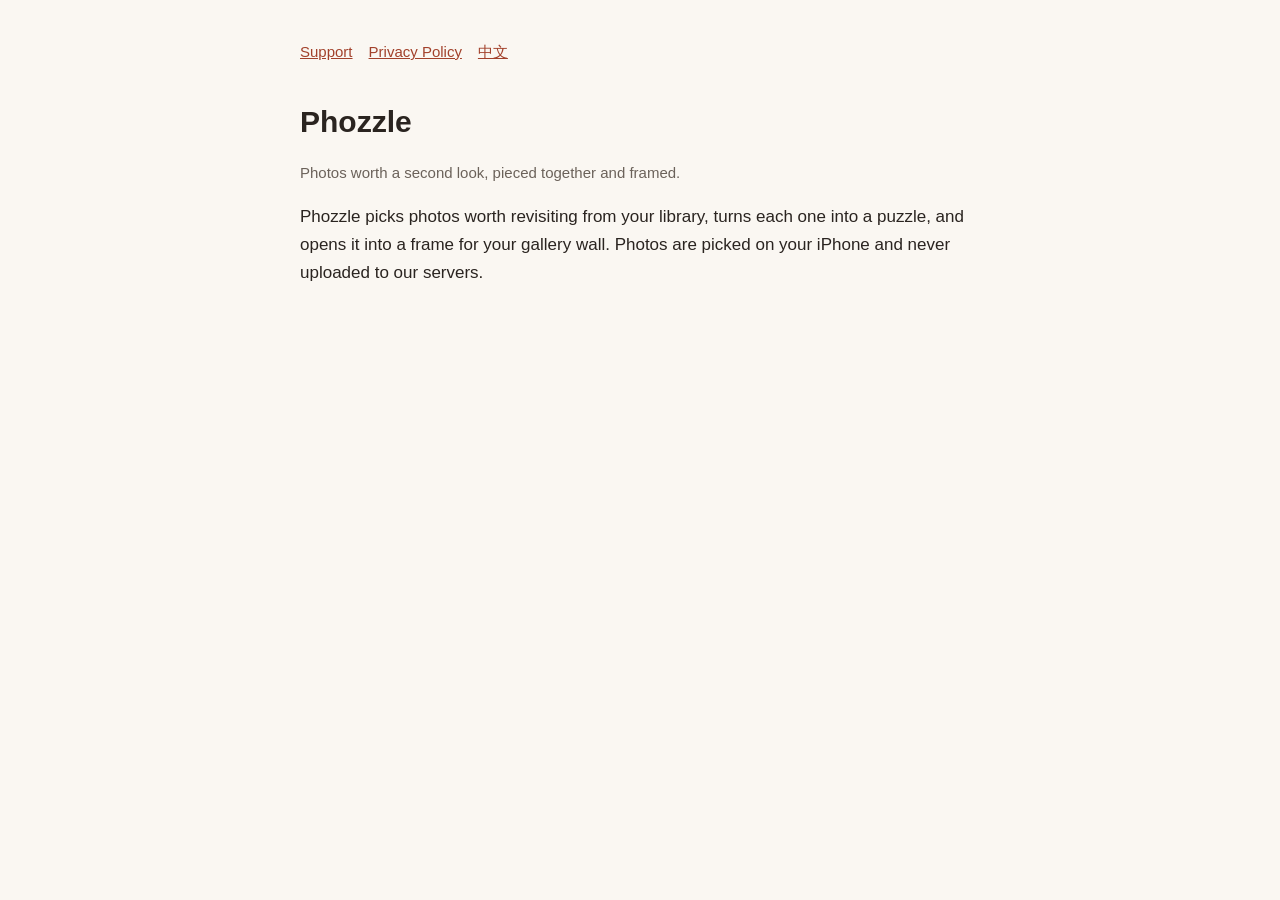
<file: index.html>
<!doctype html><html lang="en"><head><meta charset="utf-8"><meta name="viewport" content="width=device-width,initial-scale=1"><title>Phozzle</title><link rel="stylesheet" href="style.css"></head>
<body><main><nav><a href="support.html">Support</a><a href="privacy.html">Privacy Policy</a><a href="zh/">中文</a></nav>
<h1>Phozzle</h1><p class="muted">Photos worth a second look, pieced together and framed.</p>
<p>Phozzle picks photos worth revisiting from your library, turns each one into a puzzle, and opens it into a frame for your gallery wall. Photos are picked on your iPhone and never uploaded to our servers.</p>
</main></body></html>
</file>
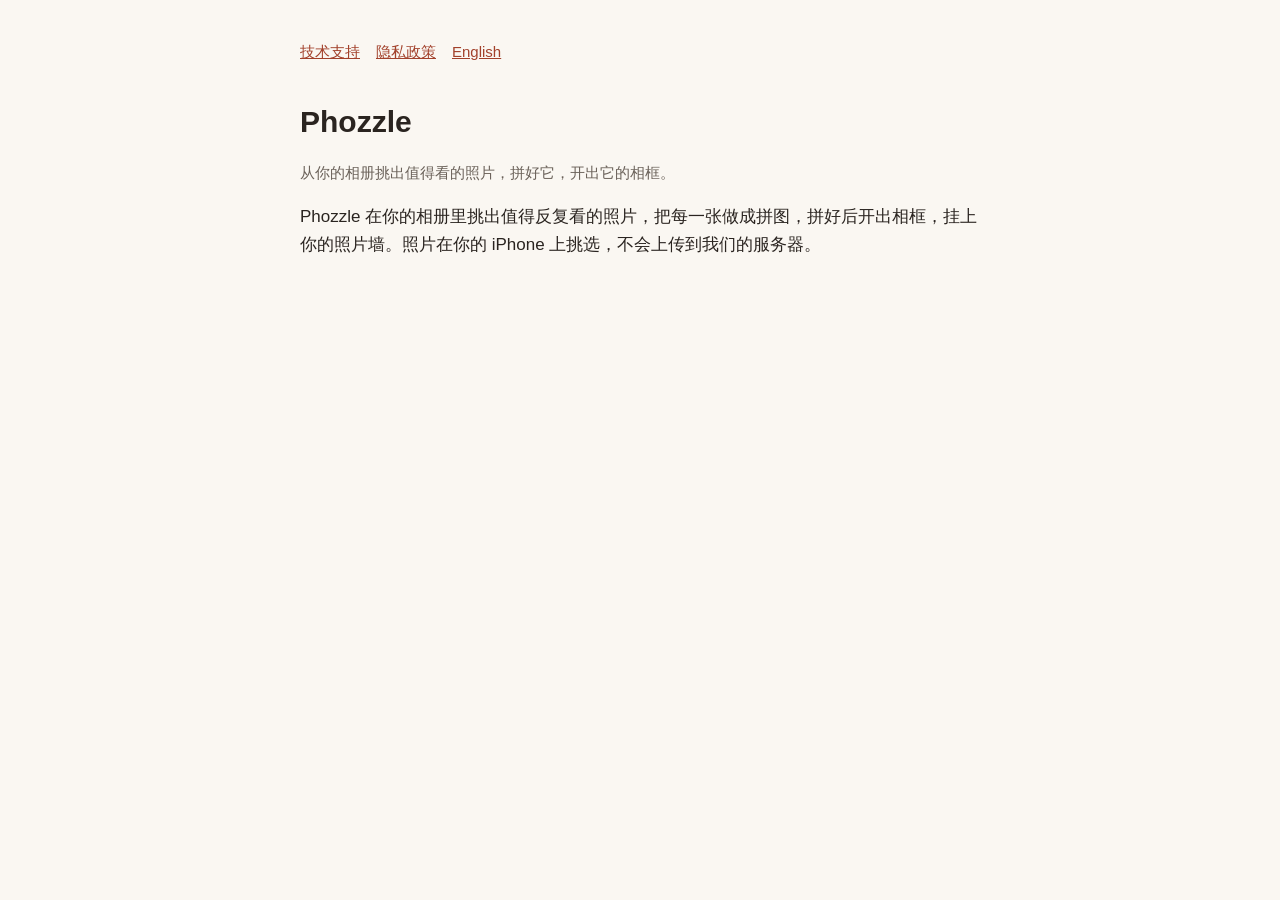
<file: zh/index.html>
<!doctype html><html lang="zh-Hans"><head><meta charset="utf-8"><meta name="viewport" content="width=device-width,initial-scale=1"><title>Phozzle</title><link rel="stylesheet" href="../style.css"></head>
<body><main><nav><a href="support.html">技术支持</a><a href="privacy.html">隐私政策</a><a href="../">English</a></nav>
<h1>Phozzle</h1><p class="muted">从你的相册挑出值得看的照片，拼好它，开出它的相框。</p>
<p>Phozzle 在你的相册里挑出值得反复看的照片，把每一张做成拼图，拼好后开出相框，挂上你的照片墙。照片在你的 iPhone 上挑选，不会上传到我们的服务器。</p>
</main></body></html>
</file>
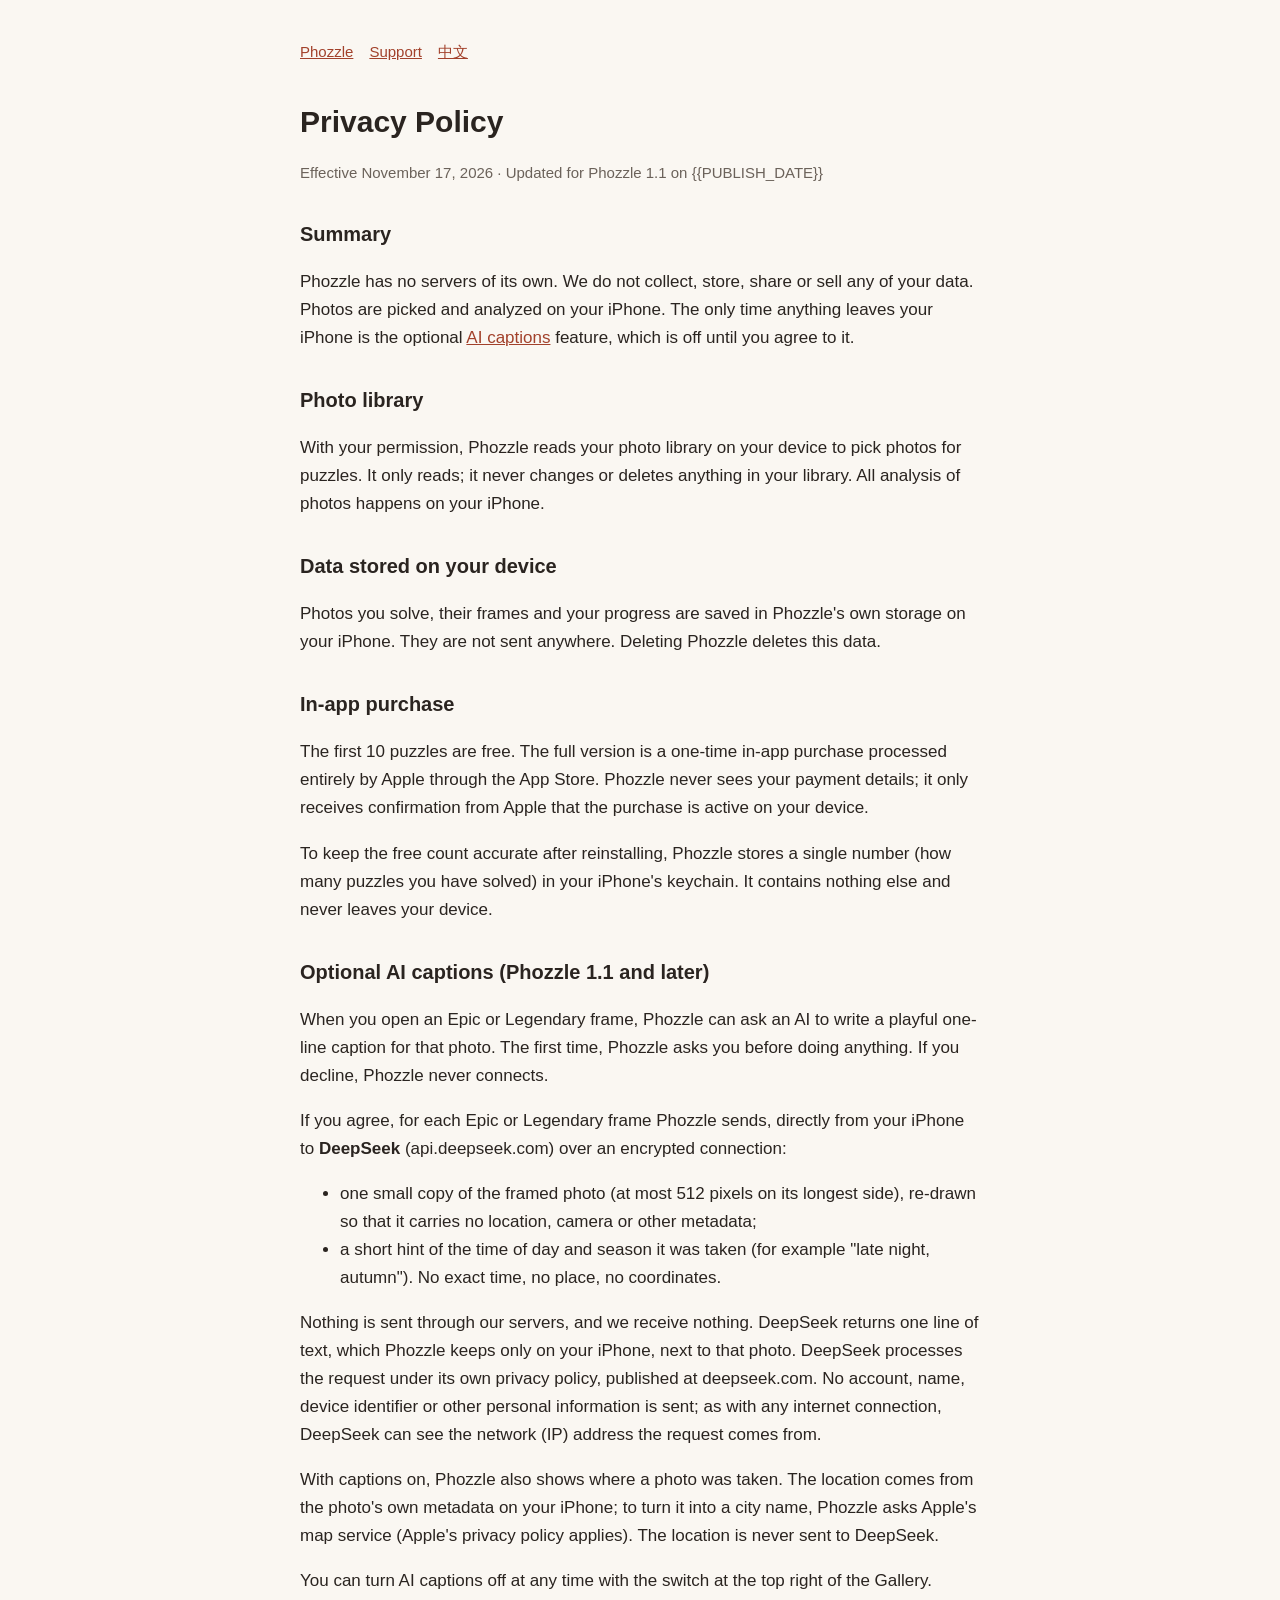
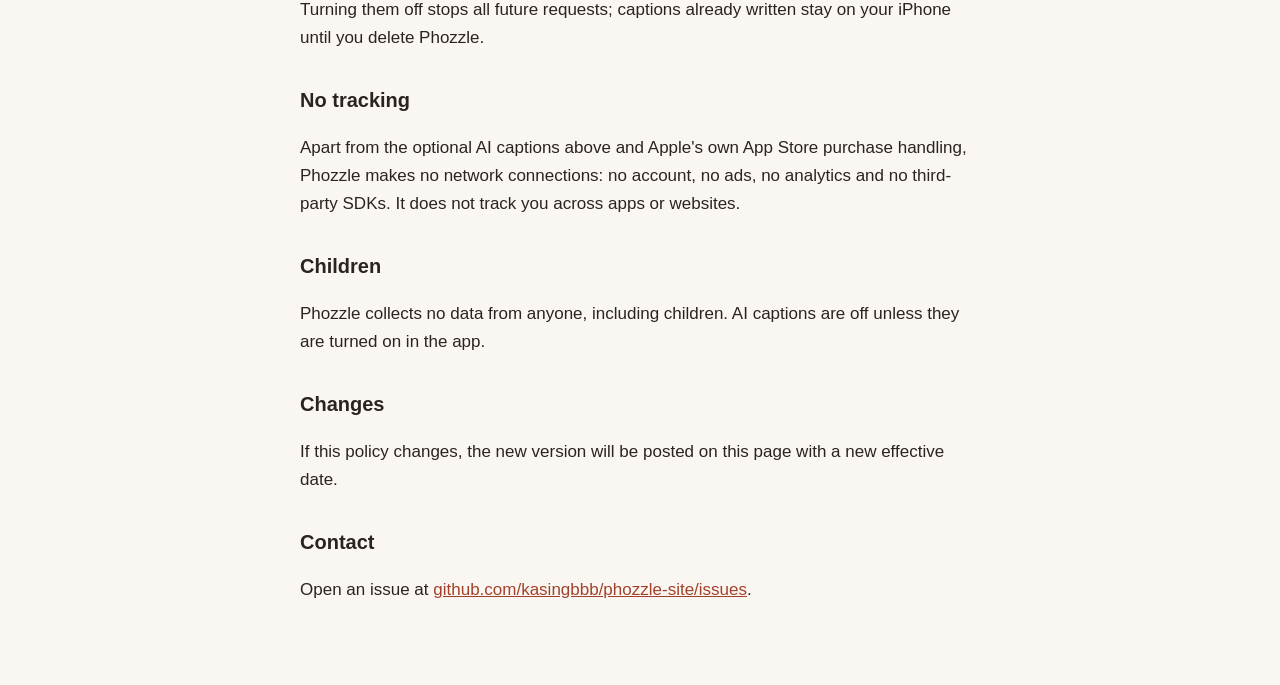
<file: privacy.html>
<!doctype html><html lang="en"><head><meta charset="utf-8"><meta name="viewport" content="width=device-width,initial-scale=1"><title>Phozzle Privacy Policy</title><link rel="stylesheet" href="style.css"></head>
<body><main><nav><a href="./">Phozzle</a><a href="support.html">Support</a><a href="zh/privacy.html">中文</a></nav>
<h1>Privacy Policy</h1><p class="muted">Effective November 17, 2026 · Updated for Phozzle 1.1 on {{PUBLISH_DATE}}</p>
<h2>Summary</h2>
<p>Phozzle has no servers of its own. We do not collect, store, share or sell any of your data. Photos are picked and analyzed on your iPhone. The only time anything leaves your iPhone is the optional <a href="#ai-captions">AI captions</a> feature, which is off until you agree to it.</p>
<h2>Photo library</h2>
<p>With your permission, Phozzle reads your photo library on your device to pick photos for puzzles. It only reads; it never changes or deletes anything in your library. All analysis of photos happens on your iPhone.</p>
<h2>Data stored on your device</h2>
<p>Photos you solve, their frames and your progress are saved in Phozzle's own storage on your iPhone. They are not sent anywhere. Deleting Phozzle deletes this data.</p>
<h2>In-app purchase</h2>
<p>The first 10 puzzles are free. The full version is a one-time in-app purchase processed entirely by Apple through the App Store. Phozzle never sees your payment details; it only receives confirmation from Apple that the purchase is active on your device.</p>
<p>To keep the free count accurate after reinstalling, Phozzle stores a single number (how many puzzles you have solved) in your iPhone's keychain. It contains nothing else and never leaves your device.</p>
<h2 id="ai-captions">Optional AI captions (Phozzle 1.1 and later)</h2>
<p>When you open an Epic or Legendary frame, Phozzle can ask an AI to write a playful one-line caption for that photo. The first time, Phozzle asks you before doing anything. If you decline, Phozzle never connects.</p>
<p>If you agree, for each Epic or Legendary frame Phozzle sends, directly from your iPhone to <b>DeepSeek</b> (api.deepseek.com) over an encrypted connection:</p>
<ul>
<li>one small copy of the framed photo (at most 512 pixels on its longest side), re-drawn so that it carries no location, camera or other metadata;</li>
<li>a short hint of the time of day and season it was taken (for example "late night, autumn"). No exact time, no place, no coordinates.</li>
</ul>
<p>Nothing is sent through our servers, and we receive nothing. DeepSeek returns one line of text, which Phozzle keeps only on your iPhone, next to that photo. DeepSeek processes the request under its own privacy policy, published at deepseek.com. No account, name, device identifier or other personal information is sent; as with any internet connection, DeepSeek can see the network (IP) address the request comes from.</p>
<p>With captions on, Phozzle also shows where a photo was taken. The location comes from the photo's own metadata on your iPhone; to turn it into a city name, Phozzle asks Apple's map service (Apple's privacy policy applies). The location is never sent to DeepSeek.</p>
<p>You can turn AI captions off at any time with the switch at the top right of the Gallery. Turning them off stops all future requests; captions already written stay on your iPhone until you delete Phozzle.</p>
<h2>No tracking</h2>
<p>Apart from the optional AI captions above and Apple's own App Store purchase handling, Phozzle makes no network connections: no account, no ads, no analytics and no third-party SDKs. It does not track you across apps or websites.</p>
<h2>Children</h2>
<p>Phozzle collects no data from anyone, including children. AI captions are off unless they are turned on in the app.</p>
<h2>Changes</h2>
<p>If this policy changes, the new version will be posted on this page with a new effective date.</p>
<h2>Contact</h2>
<p>Open an issue at <a href="https://github.com/kasingbbb/phozzle-site/issues">github.com/kasingbbb/phozzle-site/issues</a>.</p>
</main></body></html>
</file>
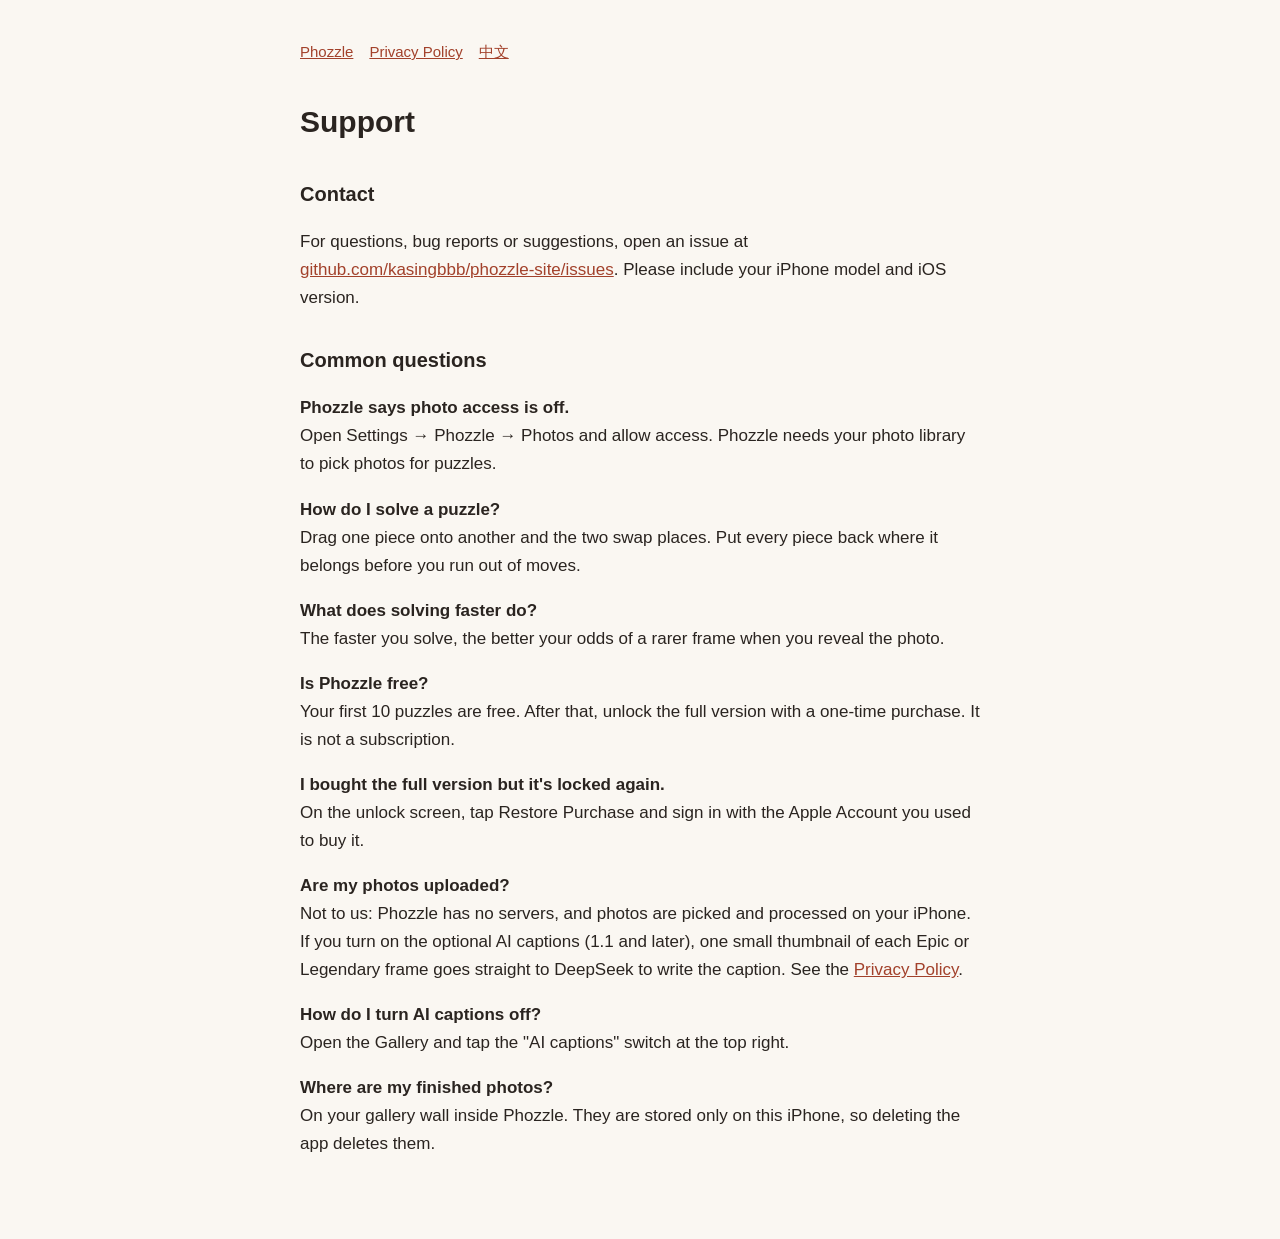
<file: support.html>
<!doctype html><html lang="en"><head><meta charset="utf-8"><meta name="viewport" content="width=device-width,initial-scale=1"><title>Phozzle Support</title><link rel="stylesheet" href="style.css"></head>
<body><main><nav><a href="./">Phozzle</a><a href="privacy.html">Privacy Policy</a><a href="zh/support.html">中文</a></nav>
<h1>Support</h1>
<h2>Contact</h2>
<p>For questions, bug reports or suggestions, open an issue at <a href="https://github.com/kasingbbb/phozzle-site/issues">github.com/kasingbbb/phozzle-site/issues</a>. Please include your iPhone model and iOS version.</p>
<h2>Common questions</h2>
<p><b>Phozzle says photo access is off.</b><br>Open Settings → Phozzle → Photos and allow access. Phozzle needs your photo library to pick photos for puzzles.</p>
<p><b>How do I solve a puzzle?</b><br>Drag one piece onto another and the two swap places. Put every piece back where it belongs before you run out of moves.</p>
<p><b>What does solving faster do?</b><br>The faster you solve, the better your odds of a rarer frame when you reveal the photo.</p>
<p><b>Is Phozzle free?</b><br>Your first 10 puzzles are free. After that, unlock the full version with a one-time purchase. It is not a subscription.</p>
<p><b>I bought the full version but it's locked again.</b><br>On the unlock screen, tap Restore Purchase and sign in with the Apple Account you used to buy it.</p>
<p><b>Are my photos uploaded?</b><br>Not to us: Phozzle has no servers, and photos are picked and processed on your iPhone. If you turn on the optional AI captions (1.1 and later), one small thumbnail of each Epic or Legendary frame goes straight to DeepSeek to write the caption. See the <a href="privacy.html#ai-captions">Privacy Policy</a>.</p>
<p><b>How do I turn AI captions off?</b><br>Open the Gallery and tap the "AI captions" switch at the top right.</p>
<p><b>Where are my finished photos?</b><br>On your gallery wall inside Phozzle. They are stored only on this iPhone, so deleting the app deletes them.</p>
</main></body></html>
</file>
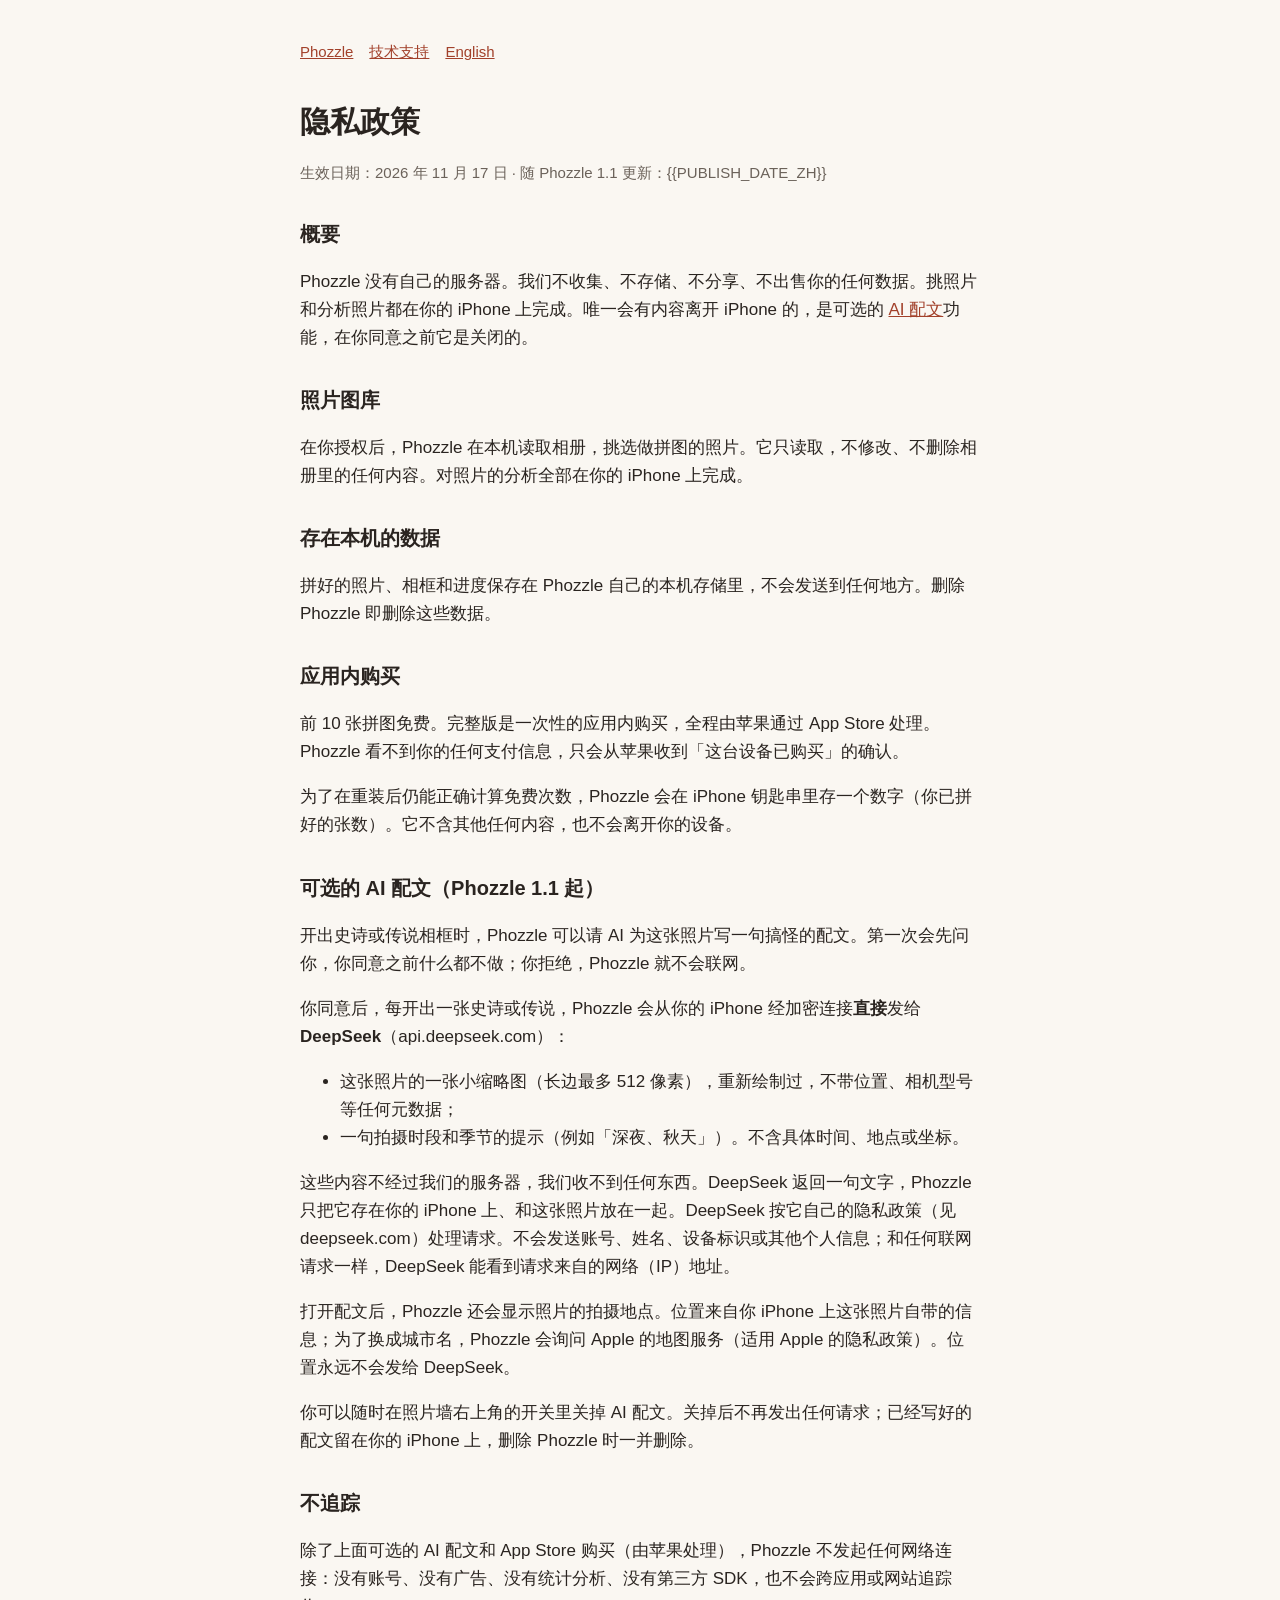
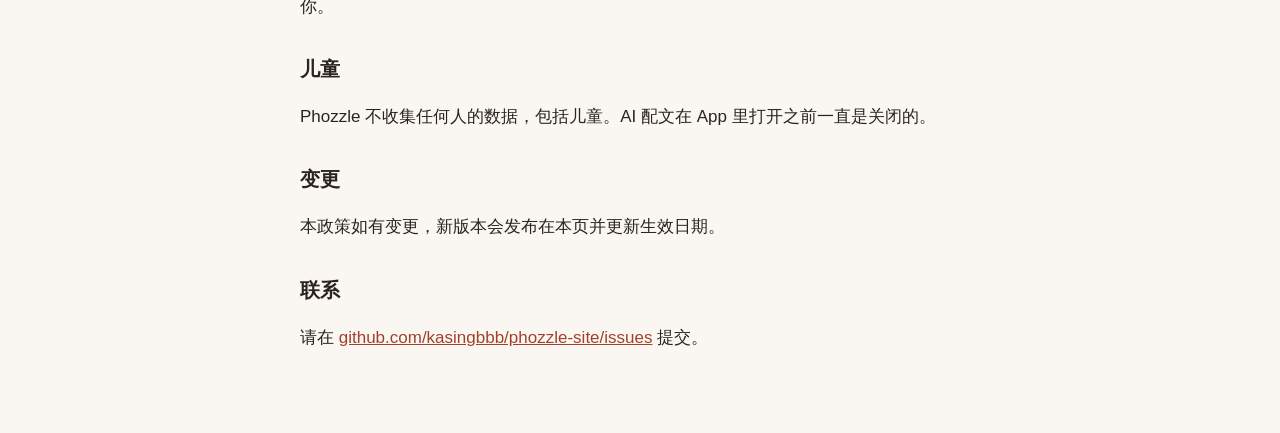
<file: zh/privacy.html>
<!doctype html><html lang="zh-Hans"><head><meta charset="utf-8"><meta name="viewport" content="width=device-width,initial-scale=1"><title>Phozzle 隐私政策</title><link rel="stylesheet" href="../style.css"></head>
<body><main><nav><a href="./">Phozzle</a><a href="support.html">技术支持</a><a href="../privacy.html">English</a></nav>
<h1>隐私政策</h1><p class="muted">生效日期：2026 年 11 月 17 日 · 随 Phozzle 1.1 更新：{{PUBLISH_DATE_ZH}}</p>
<h2>概要</h2>
<p>Phozzle 没有自己的服务器。我们不收集、不存储、不分享、不出售你的任何数据。挑照片和分析照片都在你的 iPhone 上完成。唯一会有内容离开 iPhone 的，是可选的 <a href="#ai-captions">AI 配文</a>功能，在你同意之前它是关闭的。</p>
<h2>照片图库</h2>
<p>在你授权后，Phozzle 在本机读取相册，挑选做拼图的照片。它只读取，不修改、不删除相册里的任何内容。对照片的分析全部在你的 iPhone 上完成。</p>
<h2>存在本机的数据</h2>
<p>拼好的照片、相框和进度保存在 Phozzle 自己的本机存储里，不会发送到任何地方。删除 Phozzle 即删除这些数据。</p>
<h2>应用内购买</h2>
<p>前 10 张拼图免费。完整版是一次性的应用内购买，全程由苹果通过 App Store 处理。Phozzle 看不到你的任何支付信息，只会从苹果收到「这台设备已购买」的确认。</p>
<p>为了在重装后仍能正确计算免费次数，Phozzle 会在 iPhone 钥匙串里存一个数字（你已拼好的张数）。它不含其他任何内容，也不会离开你的设备。</p>
<h2 id="ai-captions">可选的 AI 配文（Phozzle 1.1 起）</h2>
<p>开出史诗或传说相框时，Phozzle 可以请 AI 为这张照片写一句搞怪的配文。第一次会先问你，你同意之前什么都不做；你拒绝，Phozzle 就不会联网。</p>
<p>你同意后，每开出一张史诗或传说，Phozzle 会从你的 iPhone 经加密连接<b>直接</b>发给 <b>DeepSeek</b>（api.deepseek.com）：</p>
<ul>
<li>这张照片的一张小缩略图（长边最多 512 像素），重新绘制过，不带位置、相机型号等任何元数据；</li>
<li>一句拍摄时段和季节的提示（例如「深夜、秋天」）。不含具体时间、地点或坐标。</li>
</ul>
<p>这些内容不经过我们的服务器，我们收不到任何东西。DeepSeek 返回一句文字，Phozzle 只把它存在你的 iPhone 上、和这张照片放在一起。DeepSeek 按它自己的隐私政策（见 deepseek.com）处理请求。不会发送账号、姓名、设备标识或其他个人信息；和任何联网请求一样，DeepSeek 能看到请求来自的网络（IP）地址。</p>
<p>打开配文后，Phozzle 还会显示照片的拍摄地点。位置来自你 iPhone 上这张照片自带的信息；为了换成城市名，Phozzle 会询问 Apple 的地图服务（适用 Apple 的隐私政策）。位置永远不会发给 DeepSeek。</p>
<p>你可以随时在照片墙右上角的开关里关掉 AI 配文。关掉后不再发出任何请求；已经写好的配文留在你的 iPhone 上，删除 Phozzle 时一并删除。</p>
<h2>不追踪</h2>
<p>除了上面可选的 AI 配文和 App Store 购买（由苹果处理），Phozzle 不发起任何网络连接：没有账号、没有广告、没有统计分析、没有第三方 SDK，也不会跨应用或网站追踪你。</p>
<h2>儿童</h2>
<p>Phozzle 不收集任何人的数据，包括儿童。AI 配文在 App 里打开之前一直是关闭的。</p>
<h2>变更</h2>
<p>本政策如有变更，新版本会发布在本页并更新生效日期。</p>
<h2>联系</h2>
<p>请在 <a href="https://github.com/kasingbbb/phozzle-site/issues">github.com/kasingbbb/phozzle-site/issues</a> 提交。</p>
</main></body></html>
</file>
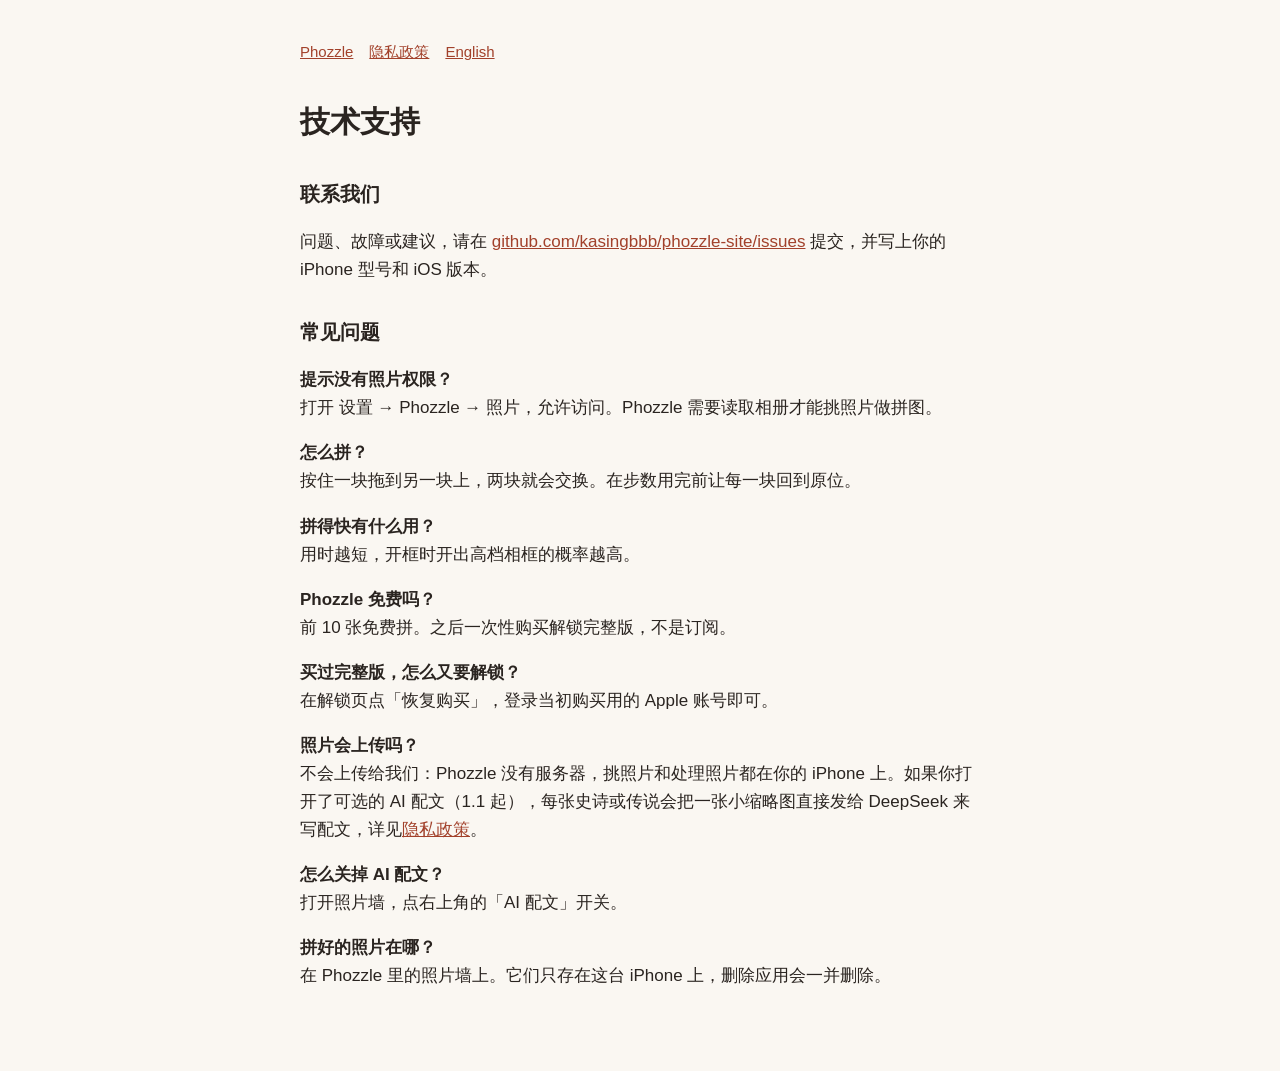
<file: zh/support.html>
<!doctype html><html lang="zh-Hans"><head><meta charset="utf-8"><meta name="viewport" content="width=device-width,initial-scale=1"><title>Phozzle 技术支持</title><link rel="stylesheet" href="../style.css"></head>
<body><main><nav><a href="./">Phozzle</a><a href="privacy.html">隐私政策</a><a href="../support.html">English</a></nav>
<h1>技术支持</h1>
<h2>联系我们</h2>
<p>问题、故障或建议，请在 <a href="https://github.com/kasingbbb/phozzle-site/issues">github.com/kasingbbb/phozzle-site/issues</a> 提交，并写上你的 iPhone 型号和 iOS 版本。</p>
<h2>常见问题</h2>
<p><b>提示没有照片权限？</b><br>打开 设置 → Phozzle → 照片，允许访问。Phozzle 需要读取相册才能挑照片做拼图。</p>
<p><b>怎么拼？</b><br>按住一块拖到另一块上，两块就会交换。在步数用完前让每一块回到原位。</p>
<p><b>拼得快有什么用？</b><br>用时越短，开框时开出高档相框的概率越高。</p>
<p><b>Phozzle 免费吗？</b><br>前 10 张免费拼。之后一次性购买解锁完整版，不是订阅。</p>
<p><b>买过完整版，怎么又要解锁？</b><br>在解锁页点「恢复购买」，登录当初购买用的 Apple 账号即可。</p>
<p><b>照片会上传吗？</b><br>不会上传给我们：Phozzle 没有服务器，挑照片和处理照片都在你的 iPhone 上。如果你打开了可选的 AI 配文（1.1 起），每张史诗或传说会把一张小缩略图直接发给 DeepSeek 来写配文，详见<a href="privacy.html#ai-captions">隐私政策</a>。</p>
<p><b>怎么关掉 AI 配文？</b><br>打开照片墙，点右上角的「AI 配文」开关。</p>
<p><b>拼好的照片在哪？</b><br>在 Phozzle 里的照片墙上。它们只存在这台 iPhone 上，删除应用会一并删除。</p>
</main></body></html>
</file>
<file: style.css>
:root{--bg:#faf7f2;--ink:#2a2420;--muted:#6b625a;--accent:#a2412b}
@media (prefers-color-scheme:dark){:root{--bg:#1b1816;--ink:#efe9e2;--muted:#a89f96;--accent:#e08a6c}}
body{margin:0;background:var(--bg);color:var(--ink);font:17px/1.65 -apple-system,BlinkMacSystemFont,"Helvetica Neue","PingFang SC",sans-serif}
main{max-width:680px;margin:0 auto;padding:40px 16px 64px}
h1{font-size:30px;margin:0 0 4px}h2{font-size:20px;margin:32px 0 8px}
.muted{color:var(--muted);font-size:15px}a{color:var(--accent)}
nav{font-size:15px;margin-bottom:32px}nav a{margin-right:16px}
</file>
